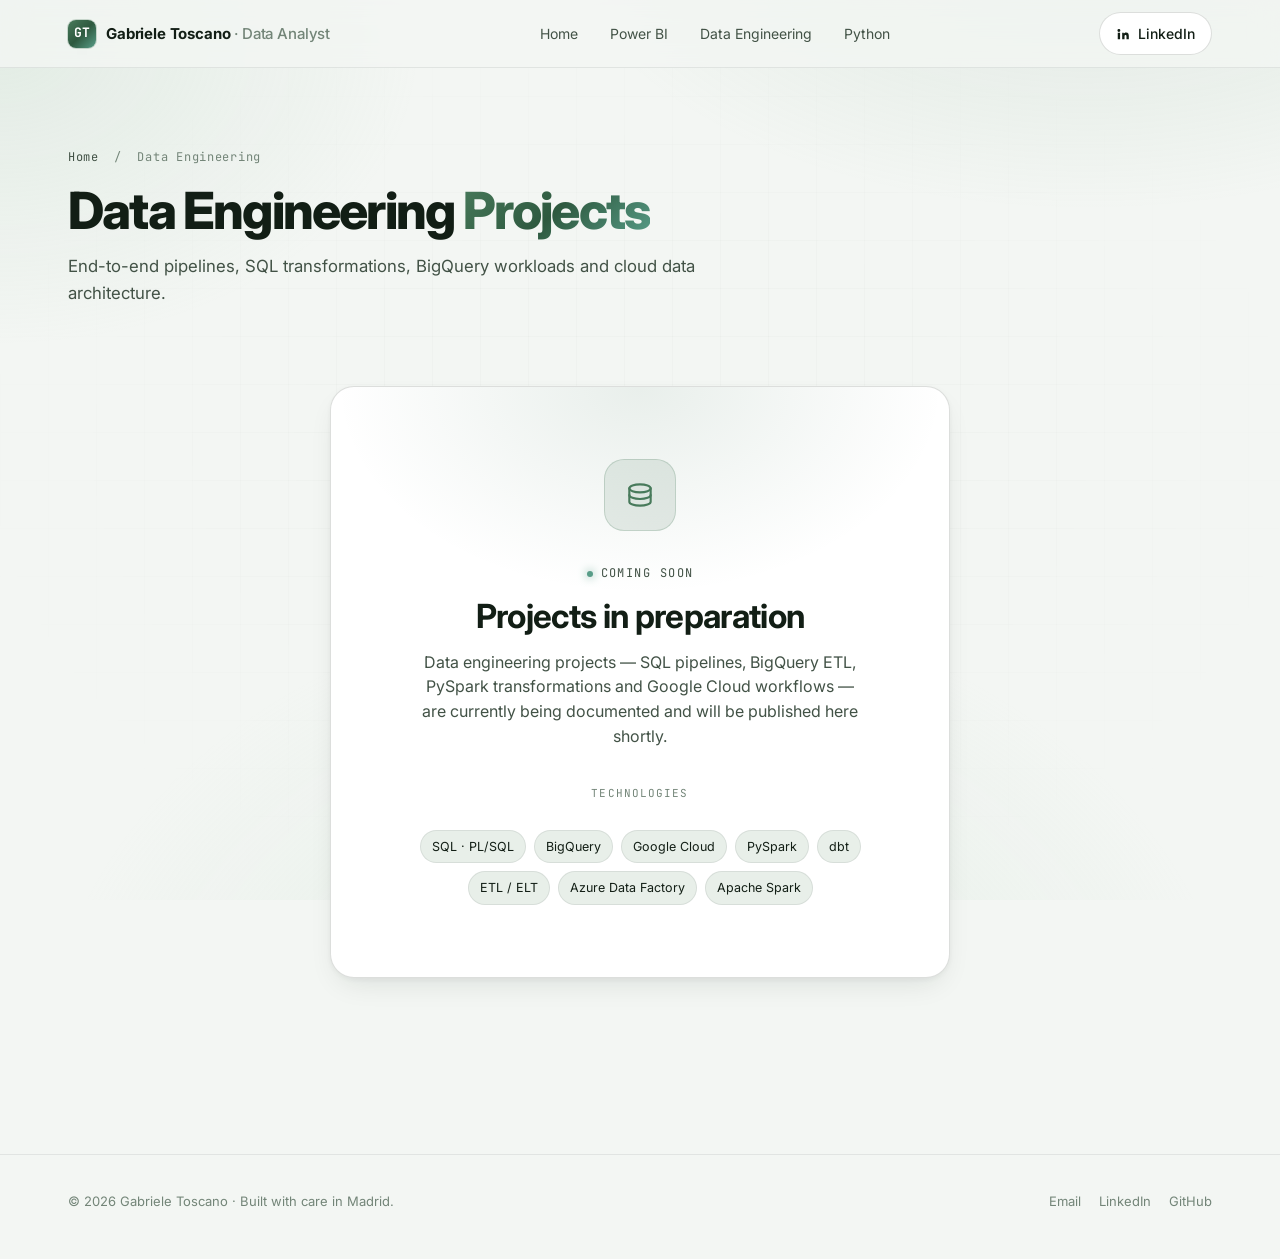
<file: data-engineering-projects/index.html>
<!doctype html>
<html lang="en">
<head>
<meta charset="utf-8" />
<meta name="viewport" content="width=device-width, initial-scale=1" />
<title>Data Engineering Projects — Gabriele Toscano</title>
<meta name="description" content="Data Engineering projects — SQL, BigQuery, PySpark and cloud pipelines." />
<link rel="stylesheet" href="../css/styles.css" />
</head>
<body>

<nav class="nav">
  <div class="nav-inner">
    <a class="brand" href="../home/" aria-label="Home">
      <span class="brand-mark">GT</span>
      <span class="brand-text">Gabriele Toscano <span>· Data Analyst</span></span>
    </a>
    <ul class="nav-links">
      <li><a data-nav="home" href="../home/">Home</a></li>
      <li><a data-nav="power-bi-projects" href="../power-bi-projects/">Power BI</a></li>
      <li><a data-nav="data-engineering-projects" href="../data-engineering-projects/">Data Engineering</a></li>
      <li><a data-nav="python-projects" href="../python-projects/">Python</a></li>
    </ul>
    <div class="nav-cta">
      <a class="btn btn-ghost" href="https://www.linkedin.com/in/gabriele-toscano-928188234/" target="_blank" rel="noopener" aria-label="LinkedIn">
        <svg viewBox="0 0 24 24" fill="currentColor"><path d="M4.98 3.5A2.5 2.5 0 1 1 4.97 8.5 2.5 2.5 0 0 1 4.98 3.5ZM3 9.75h4V21H3V9.75ZM9.5 9.75h3.83v1.54h.05c.53-1 1.84-2.06 3.79-2.06 4.05 0 4.8 2.66 4.8 6.13V21h-4v-4.7c0-1.12-.02-2.56-1.56-2.56-1.56 0-1.8 1.22-1.8 2.48V21h-4V9.75Z"/></svg>
        LinkedIn
      </a>
      <button class="nav-burger" aria-label="Menu">
        <svg width="18" height="14" viewBox="0 0 18 14" fill="none"><path d="M1 1h16M1 7h16M1 13h16" stroke="currentColor" stroke-width="2" stroke-linecap="round"/></svg>
      </button>
    </div>
    <ul class="nav-links-m">
      <li><a data-nav="home" href="../home/">Home</a></li>
      <li><a data-nav="power-bi-projects" href="../power-bi-projects/">Power BI Projects</a></li>
      <li><a data-nav="data-engineering-projects" href="../data-engineering-projects/">Data Engineering</a></li>
      <li><a data-nav="python-projects" href="../python-projects/">Python Projects</a></li>
    </ul>
  </div>
</nav>

<main>

  <section class="page-header">
    <div class="container">
      <div class="reveal">
        <div class="crumbs"><a href="../home/">Home</a> &nbsp;/&nbsp; Data Engineering</div>
        <h1>Data Engineering <span class="grad-text">Projects</span></h1>
        <p class="lead">End-to-end pipelines, SQL transformations, BigQuery workloads and cloud data architecture.</p>
      </div>
    </div>
  </section>

  <section style="padding-top: 0; padding-bottom: 96px;">
    <div class="container">
      <div class="coming-soon-wrap reveal">
        <div class="coming-soon-card">
          <div class="coming-soon-icon">
            <svg width="32" height="32" viewBox="0 0 24 24" fill="none" stroke="currentColor" stroke-width="1.6" stroke-linecap="round" stroke-linejoin="round">
              <path d="M4 7c0-1.66 3.58-3 8-3s8 1.34 8 3-3.58 3-8 3-8-1.34-8-3Z"/>
              <path d="M4 7v5c0 1.66 3.58 3 8 3s8-1.34 8-3V7"/>
              <path d="M4 12v5c0 1.66 3.58 3 8 3s8-1.34 8-3v-5"/>
            </svg>
          </div>
          <span class="eyebrow">Coming Soon</span>
          <h2 style="margin-top: 14px;">Projects in preparation</h2>
          <p style="margin-top: 14px;">Data engineering projects — SQL pipelines, BigQuery ETL, PySpark transformations and Google Cloud workflows — are currently being documented and will be published here shortly.</p>
          <div class="coming-soon-label" style="margin-top: 36px;">Technologies</div>
          <div class="chips">
            <span class="chip">SQL · PL/SQL</span>
            <span class="chip">BigQuery</span>
            <span class="chip">Google Cloud</span>
            <span class="chip">PySpark</span>
            <span class="chip">dbt</span>
            <span class="chip">ETL / ELT</span>
            <span class="chip">Azure Data Factory</span>
            <span class="chip">Apache Spark</span>
          </div>
        </div>
      </div>
    </div>
  </section>

</main>

<footer class="footer">
  <div class="container">
    <div>© 2026 Gabriele Toscano · Built with care in Madrid.</div>
    <div class="footer-links">
      <a href="mailto:gabrieleetoscano@outlook.it">Email</a>
      <a href="https://www.linkedin.com/in/gabriele-toscano-928188234/" target="_blank" rel="noopener">LinkedIn</a>
      <a href="https://github.com/gabrieleetoscano" target="_blank" rel="noopener">GitHub</a>
    </div>
  </div>
</footer>

<script src="../js/main.js"></script>
</body>
</html>
</file>
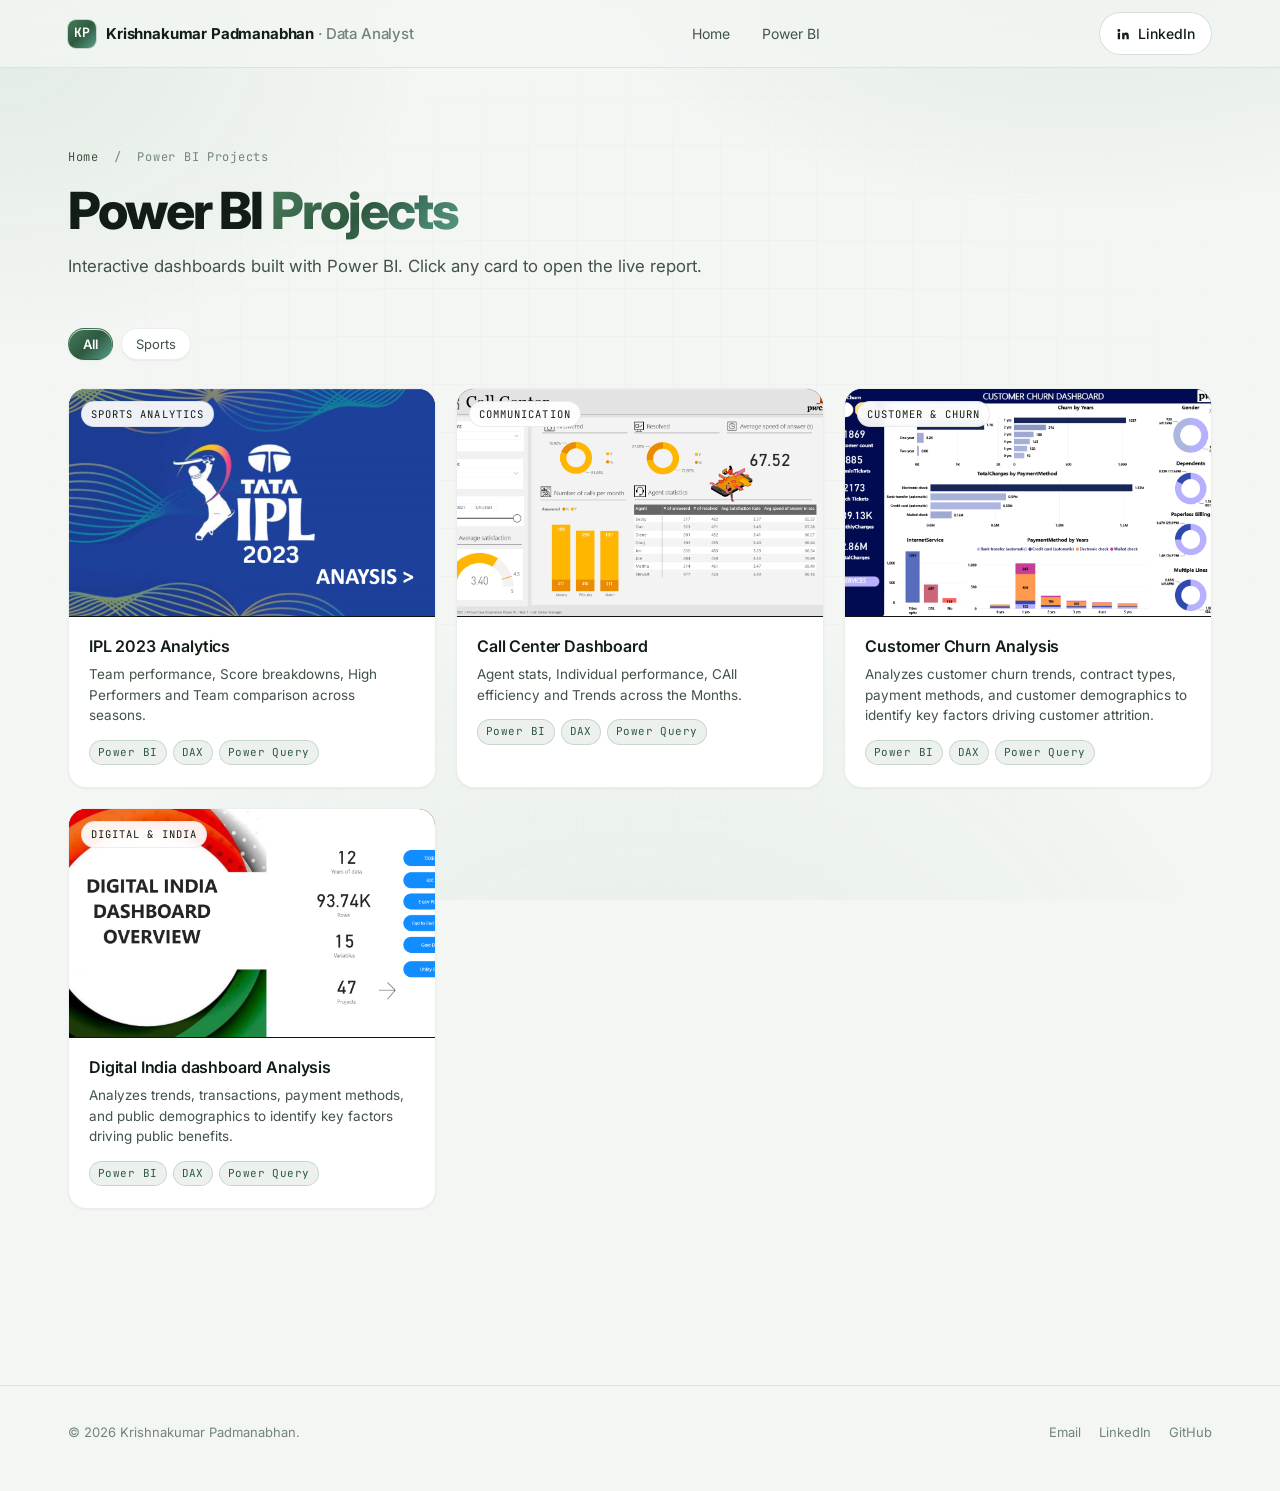
<file: power-bi-projects/index.html>
<!doctype html>
<html lang="en">
<head>
<meta charset="utf-8" />
<meta name="viewport" content="width=device-width, initial-scale=1" />
<title>Power BI Projects — Krishnakumar Padmanabhan </title>
<meta name="description" content="Selected Power BI dashboards and reports." />
<meta http-equiv="Cache-Control" content="no-cache, no-store, must-revalidate" />
<link rel="stylesheet" href="../css/styles.css" />
</head>
<body>

<nav class="nav">
  <div class="nav-inner">
    <a class="brand" href="../home/" aria-label="Home">
      <span class="brand-mark">KP</span>
      <span class="brand-text">Krishnakumar Padmanabhan <span>· Data Analyst</span></span>
    </a>
    <ul class="nav-links">
      <li><a data-nav="home" href="../home/">Home</a></li>
      <li><a data-nav="power-bi-projects" href="../power-bi-projects/">Power BI</a></li>
     <!-- <li><a data-nav="data-engineering-projects" href="../data-engineering-projects/">Data Engineering</a></li>
      <li><a data-nav="python-projects" href="../python-projects/">Python</a></li> -->
    </ul>
    <div class="nav-cta">
      <a class="btn btn-ghost" href="https://www.linkedin.com/in/krishnakumar-padmanabhan-84b07bb8/" target="_blank" rel="noopener" aria-label="LinkedIn">
        <svg viewBox="0 0 24 24" fill="currentColor"><path d="M4.98 3.5A2.5 2.5 0 1 1 4.97 8.5 2.5 2.5 0 0 1 4.98 3.5ZM3 9.75h4V21H3V9.75ZM9.5 9.75h3.83v1.54h.05c.53-1 1.84-2.06 3.79-2.06 4.05 0 4.8 2.66 4.8 6.13V21h-4v-4.7c0-1.12-.02-2.56-1.56-2.56-1.56 0-1.8 1.22-1.8 2.48V21h-4V9.75Z"/></svg>
        LinkedIn
      </a>
      <button class="nav-burger" aria-label="Menu">
        <svg width="18" height="14" viewBox="0 0 18 14" fill="none"><path d="M1 1h16M1 7h16M1 13h16" stroke="currentColor" stroke-width="2" stroke-linecap="round"/></svg>
      </button>
    </div>
    <ul class="nav-links-m">
      <li><a data-nav="home" href="../home/">Home</a></li>
      <li><a data-nav="power-bi-projects" href="../power-bi-projects/">Power BI Projects</a></li>
      <!-- <li><a data-nav="data-engineering-projects" href="../data-engineering-projects/">Data Engineering</a></li>
      <li><a data-nav="python-projects" href="../python-projects/">Python Projects</a></li> -->
    </ul>
  </div>
</nav>

<main>

  <section class="page-header">
    <div class="container">
      <div class="reveal">
        <div class="crumbs"><a href="../home/">Home</a> &nbsp;/&nbsp; Power BI Projects</div>
        <h1>Power BI <span class="grad-text">Projects</span></h1>
        <p class="lead">Interactive dashboards built with Power BI. Click any card to open the live report.</p>
      </div>
    </div>
  </section>

  <section style="padding-top: 16px">
    <div class="container">

      <div class="filters reveal">
        <button class="filter active" data-filter="all">All</button>
        <button class="filter" data-filter="sports">Sports</button>
       <!-- <button class="filter" data-filter="travel">Travel</button>
        <button class="filter" data-filter="retail">Retail</button>
        <button class="filter" data-filter="world-challenges">World Challenges</button> -->
      </div>

      <div class="projects-grid">

        
        <!-- IPL Dashboard 2026 -->
         <div class="project reveal" data-tags="sports"
          data-embed="https://app.powerbi.com/view?r=eyJrIjoiM2I2MjFiNDgtM2MzOS00NWNiLWE3N2ItYWU5ZjIxYzQzMWQ2IiwidCI6ImNmN2IwYmRiLWVjN2MtNDliMi1hZDk3LWZlZmZhODMwMzE3NCJ9">
          <div class="project-thumb">
            <span class="badge">Sports Analytics</span>
            <img src="../assets/images/IPL.png" alt="IPL 2023 Dashboard" style="width:100%;height:100%;object-fit:cover;display:block;" />
            <div class="open"><svg viewBox="0 0 24 24" fill="none" stroke="currentColor" stroke-width="2"><path d="M7 17 17 7M10 7h7v7" stroke-linecap="round" stroke-linejoin="round"/></svg></div>
          </div>
          <div class="project-body">
            <h3> IPL 2023 Analytics</h3>
            <p> Team performance, Score breakdowns, High Performers and Team comparison across seasons.</p>
            <div class="project-tags"><span>Power BI</span><span>DAX</span><span>Power Query</span></div>
          </div>
        </div>
        

        <!-- Call Center Solution - PWC -->
        
        <div class="project reveal d1" data-tags="Communication"
          data-embed="https://app.powerbi.com/view?r=eyJrIjoiOGJiODZjNDctNTlkNi00MWE4LTg4YTktNzUwYzA2ZWU4MDEzIiwidCI6ImNmN2IwYmRiLWVjN2MtNDliMi1hZDk3LWZlZmZhODMwMzE3NCJ9">
          <div class="project-thumb">
            <span class="badge">Communication</span>
            <img src="../assets/images/CC.png" alt="Call Center Dashboard" style="width:100%;height:100%;object-fit:cover;display:block;" />
            <div class="open"><svg viewBox="0 0 24 24" fill="none" stroke="currentColor" stroke-width="2"><path d="M7 17 17 7M10 7h7v7" stroke-linecap="round" stroke-linejoin="round"/></svg></div>
          </div>
          <div class="project-body">
            <h3>Call Center Dashboard</h3>
            <p>Agent stats, Individual performance, CAll efficiency and Trends across the Months.</p>
            <div class="project-tags"><span>Power BI</span><span>DAX</span><span>Power Query</span></div>
          </div>
        </div>
        

        <!-- Customer Churn -->
        
        <div class="project reveal d2" data-tags="Analytics"
          data-embed="https://app.powerbi.com/view?r=eyJrIjoiNTUzYzRkNjctYjAwYy00NGRjLWE0NzMtODZlM2I3NTlmM2VkIiwidCI6ImNmN2IwYmRiLWVjN2MtNDliMi1hZDk3LWZlZmZhODMwMzE3NCJ9">
          <div class="project-thumb">
            <span class="badge">Customer &amp; Churn </span>
            <img src="../assets/images/Churn.png" alt="Customer Churn Dashboard" style="width:100%;height:100%;object-fit:cover;display:block;" />
            <div class="open"><svg viewBox="0 0 24 24" fill="none" stroke="currentColor" stroke-width="2"><path d="M7 17 17 7M10 7h7v7" stroke-linecap="round" stroke-linejoin="round"/></svg></div>
          </div>
          <div class="project-body">
            <h3>Customer Churn Analysis</h3>
            <p>Analyzes customer churn trends, contract types, payment methods, and customer demographics to identify key factors driving customer attrition.</p>
            <div class="project-tags"><span>Power BI</span><span>DAX</span><span>Power Query</span></div>
          </div>
        </div>
        
        <!-- Digital India Dashboard -->
        
        <div class="project reveal d2" data-tags="Analytics"
          data-embed="https://app.powerbi.com/view?r=eyJrIjoiYjk4MjY2ODktMDRmZS00NGRjLWFiYzgtOGVhMDEzYjE3ZDljIiwidCI6ImNmN2IwYmRiLWVjN2MtNDliMi1hZDk3LWZlZmZhODMwMzE3NCJ9">
          <div class="project-thumb">
            <span class="badge">Digital &amp; India </span>
            <img src="../assets/images/Digital.png" alt="Digital India Dashboard" style="width:100%;height:100%;object-fit:cover;display:block;" />
            <div class="open"><svg viewBox="0 0 24 24" fill="none" stroke="currentColor" stroke-width="2"><path d="M7 17 17 7M10 7h7v7" stroke-linecap="round" stroke-linejoin="round"/></svg></div>
          </div>
          <div class="project-body">
            <h3>Digital India dashboard Analysis</h3>
            <p>Analyzes  trends, transactions, payment methods, and public demographics to identify key factors driving public benefits.</p>
            <div class="project-tags"><span>Power BI</span><span>DAX</span><span>Power Query</span></div>
          </div>
        </div>
        
        <!-- Onyx Data Challenge -->
        <!--
        <div class="project reveal d3" data-tags="world-challenges"
          data-embed="https://app.powerbi.com/view?r=eyJrIjoiYjU3ZjFmNTEtYzU1ZS00ZmNkLTliMzEtN2E1NjZhMzFiOWNlIiwidCI6IjM4NjI5MzVjLWE0MTctNGVlMi05NGIzLTgwMTRkYjM4ZjE4MiJ9&pageName=8aad483b0801c549b824">
          <div class="project-thumb">
            <span class="badge">World Challenges</span>
            <img src="../assets/images/preview-onyx.jpg" alt="Onyx Data Challenge June 2026" style="width:100%;height:100%;object-fit:cover;display:block;" />
            <div class="open"><svg viewBox="0 0 24 24" fill="none" stroke="currentColor" stroke-width="2"><path d="M7 17 17 7M10 7h7v7" stroke-linecap="round" stroke-linejoin="round"/></svg></div>
          </div>
          <div class="project-body">
            <h3>Onyx Data Challenge · June 2026</h3>
            <p>Financial data challenge entry — multi-dimensional analysis with KPI tracking and trend visualisation.</p>
            <div style="display:flex;gap:6px;flex-wrap:wrap;margin-bottom:10px;">
              <span style="display:inline-flex;align-items:center;gap:4px;font-size:11px;font-weight:600;padding:3px 8px;border-radius:20px;background:rgba(148,163,184,0.15);border:1px solid rgba(148,163,184,0.3);color:var(--text-2);">🥈 2nd Place</span>
              <span style="display:inline-flex;align-items:center;gap:4px;font-size:11px;font-weight:600;padding:3px 8px;border-radius:20px;background:rgba(245,158,11,0.12);border:1px solid rgba(245,158,11,0.3);color:#b45309;">🏆 Best Data Storytelling</span>
            </div>
            <div class="project-tags"><span>Power BI</span><span>DAX</span><span>Finance</span></div>
          </div>
        </div>
        -->

        <!-- Onyx Data Challenge July 2026 -->
        <!--
        <div class="project reveal d3" data-tags="world-challenges"
          data-embed="https://app.powerbi.com/view?r=eyJrIjoiODhiZDI4MWQtNzY4MC00NzM4LWFhMTItNWNhOGFiNGY1NWFiIiwidCI6IjM4NjI5MzVjLWE0MTctNGVlMi05NGIzLTgwMTRkYjM4ZjE4MiJ9">
          <div class="project-thumb">
            <span class="badge">World Challenges</span>
            <img src="../assets/images/preview-onyx-july.jpg" alt="Onyx Data Challenge July 2026" style="width:100%;height:100%;object-fit:cover;display:block;" />
            <div class="open"><svg viewBox="0 0 24 24" fill="none" stroke="currentColor" stroke-width="2"><path d="M7 17 17 7M10 7h7v7" stroke-linecap="round" stroke-linejoin="round"/></svg></div>
          </div>
          <div class="project-body">
            <h3>Onyx Data Challenge · July 2026</h3>
            <p>Generative AI Shift — workforce displacement analysis across the AI adoption era with KPI tracking.</p>
            <div class="project-tags"><span>Power BI</span><span>DAX</span><span>AI</span><span>World Challenges</span></div>
          </div>
        </div>
        -->

        <!-- NovaMarket -->
        <!--
        <div class="project reveal d3" data-tags="retail"
          data-embed="https://app.powerbi.com/view?r=eyJrIjoiYzJjMzljMjgtZTMzOS00OTAxLWE4MmUtZjBlYmY5NmZlZTMyIiwidCI6IjM4NjI5MzVjLWE0MTctNGVlMi05NGIzLTgwMTRkYjM4ZjE4MiJ9&pageName=22b1e7b50a3754b6a945">
          <div class="project-thumb">
            <span class="badge">Retail</span>
            <img src="../assets/images/preview-novamarket.jpg" alt="NovaMarket Dashboard" style="width:100%;height:100%;object-fit:cover;display:block;" />
            <div class="open"><svg viewBox="0 0 24 24" fill="none" stroke="currentColor" stroke-width="2"><path d="M7 17 17 7M10 7h7v7" stroke-linecap="round" stroke-linejoin="round"/></svg></div>
          </div>
          <div class="project-body">
            <h3>NovaMarket</h3>
            <p>Retail sales performance, product category breakdown, inventory and margin analysis.</p>
            <div class="project-tags"><span>Power BI</span><span>DAX</span><span>Power Query</span></div>
          </div>
        </div>
        -->

      </div>
    </div>
  </section>

</main>

<footer class="footer">
  <div class="container">
    <div>© 2026 Krishnakumar Padmanabhan.</div>
    <div class="footer-links">
      <a href="mailto:krishnakumarkk4595@gmail.com.it">Email</a>
      <a href="https://www.linkedin.com/in/krishnakumar-padmanabhan-84b07bb8/" target="_blank" rel="noopener">LinkedIn</a>
      <a href="https://github.com/Krishnakumar4595" target="_blank" rel="noopener">GitHub</a>
    </div>
  </div>
</footer>

<!-- Report view — in-page, below navbar -->
<div class="report-view" id="reportView" role="dialog" aria-modal="true" aria-label="Report viewer">
  <div class="report-view-wrap">
    <button class="report-view-close" id="reportClose" aria-label="Close report">&#x2715;</button>
    <iframe id="reportFrame" src="" frameborder="0" allowfullscreen="true" title="Power BI Report"></iframe>
  </div>
</div>

<script src="../js/main.js"></script>
<script>
  (function () {
    const view     = document.getElementById('reportView');
    const frame    = document.getElementById('reportFrame');
    const closeBtn = document.getElementById('reportClose');

    function openView(url) {
      frame.src = url;
      view.classList.add('open');
      document.body.style.overflow = 'hidden';
    }

    function closeView() {
      view.classList.remove('open');
      document.body.style.overflow = '';
      setTimeout(function () { frame.src = ''; }, 250);
    }

    document.querySelectorAll('.project[data-embed]').forEach(function (card) {
      card.addEventListener('click', function () {
        openView(card.dataset.embed);
      });
    });

    closeBtn.addEventListener('click', closeView);

    document.addEventListener('keydown', function (e) {
      if (e.key === 'Escape' && view.classList.contains('open')) closeView();
    });
  })();
</script>
</body>
</html>
</file>
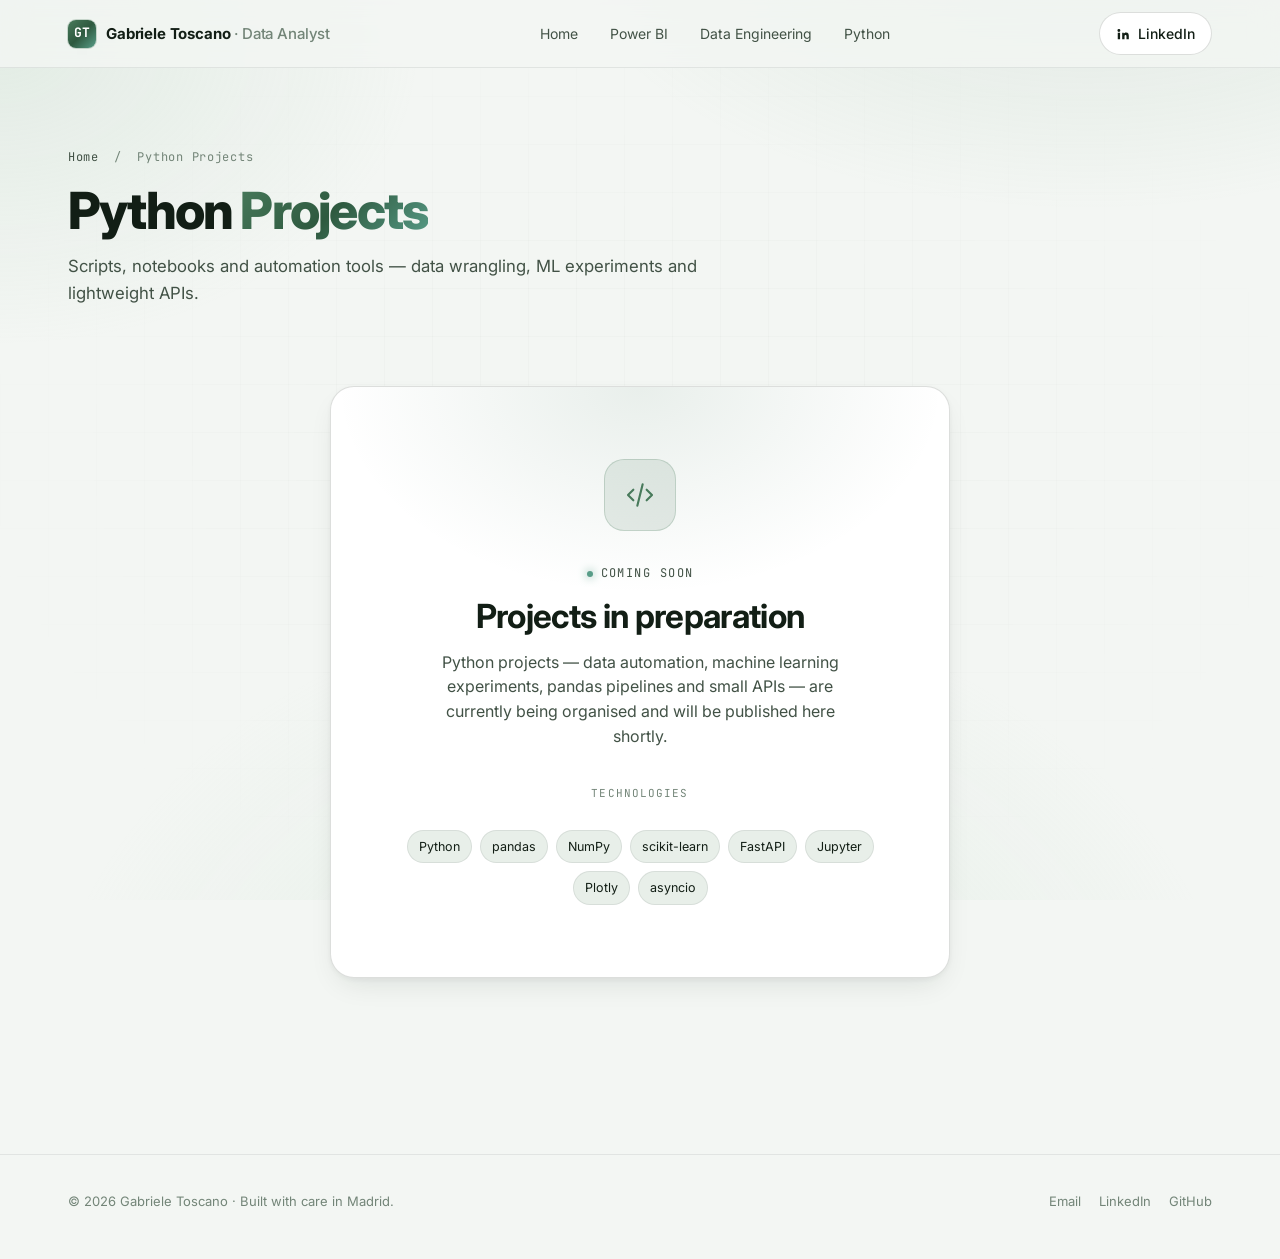
<file: python-projects/index.html>
<!doctype html>
<html lang="en">
<head>
<meta charset="utf-8" />
<meta name="viewport" content="width=device-width, initial-scale=1" />
<title>Python Projects — Gabriele Toscano</title>
<meta name="description" content="Python projects — data wrangling, automation, ML experiments and APIs." />
<link rel="stylesheet" href="../css/styles.css" />
</head>
<body>

<nav class="nav">
  <div class="nav-inner">
    <a class="brand" href="../home/" aria-label="Home">
      <span class="brand-mark">GT</span>
      <span class="brand-text">Gabriele Toscano <span>· Data Analyst</span></span>
    </a>
    <ul class="nav-links">
      <li><a data-nav="home" href="../home/">Home</a></li>
      <li><a data-nav="power-bi-projects" href="../power-bi-projects/">Power BI</a></li>
      <li><a data-nav="data-engineering-projects" href="../data-engineering-projects/">Data Engineering</a></li>
      <li><a data-nav="python-projects" href="../python-projects/">Python</a></li>
    </ul>
    <div class="nav-cta">
      <a class="btn btn-ghost" href="https://www.linkedin.com/in/gabriele-toscano-928188234/" target="_blank" rel="noopener" aria-label="LinkedIn">
        <svg viewBox="0 0 24 24" fill="currentColor"><path d="M4.98 3.5A2.5 2.5 0 1 1 4.97 8.5 2.5 2.5 0 0 1 4.98 3.5ZM3 9.75h4V21H3V9.75ZM9.5 9.75h3.83v1.54h.05c.53-1 1.84-2.06 3.79-2.06 4.05 0 4.8 2.66 4.8 6.13V21h-4v-4.7c0-1.12-.02-2.56-1.56-2.56-1.56 0-1.8 1.22-1.8 2.48V21h-4V9.75Z"/></svg>
        LinkedIn
      </a>
      <button class="nav-burger" aria-label="Menu">
        <svg width="18" height="14" viewBox="0 0 18 14" fill="none"><path d="M1 1h16M1 7h16M1 13h16" stroke="currentColor" stroke-width="2" stroke-linecap="round"/></svg>
      </button>
    </div>
    <ul class="nav-links-m">
      <li><a data-nav="home" href="../home/">Home</a></li>
      <li><a data-nav="power-bi-projects" href="../power-bi-projects/">Power BI Projects</a></li>
      <li><a data-nav="data-engineering-projects" href="../data-engineering-projects/">Data Engineering</a></li>
      <li><a data-nav="python-projects" href="../python-projects/">Python Projects</a></li>
    </ul>
  </div>
</nav>

<main>

  <section class="page-header">
    <div class="container">
      <div class="reveal">
        <div class="crumbs"><a href="../home/">Home</a> &nbsp;/&nbsp; Python Projects</div>
        <h1>Python <span class="grad-text">Projects</span></h1>
        <p class="lead">Scripts, notebooks and automation tools — data wrangling, ML experiments and lightweight APIs.</p>
      </div>
    </div>
  </section>

  <section style="padding-top: 0; padding-bottom: 96px;">
    <div class="container">
      <div class="coming-soon-wrap reveal">
        <div class="coming-soon-card">
          <div class="coming-soon-icon">
            <svg width="32" height="32" viewBox="0 0 24 24" fill="none" stroke="currentColor" stroke-width="1.6" stroke-linecap="round" stroke-linejoin="round">
              <path d="M7 8l-4 4 4 4M17 8l4 4-4 4M14 4l-4 16"/>
            </svg>
          </div>
          <span class="eyebrow">Coming Soon</span>
          <h2 style="margin-top: 14px;">Projects in preparation</h2>
          <p style="margin-top: 14px;">Python projects — data automation, machine learning experiments, pandas pipelines and small APIs — are currently being organised and will be published here shortly.</p>
          <div class="coming-soon-label" style="margin-top: 36px;">Technologies</div>
          <div class="chips">
            <span class="chip">Python</span>
            <span class="chip">pandas</span>
            <span class="chip">NumPy</span>
            <span class="chip">scikit-learn</span>
            <span class="chip">FastAPI</span>
            <span class="chip">Jupyter</span>
            <span class="chip">Plotly</span>
            <span class="chip">asyncio</span>
          </div>
        </div>
      </div>
    </div>
  </section>

</main>

<footer class="footer">
  <div class="container">
    <div>© 2026 Gabriele Toscano · Built with care in Madrid.</div>
    <div class="footer-links">
      <a href="mailto:gabrieleetoscano@outlook.it">Email</a>
      <a href="https://www.linkedin.com/in/gabriele-toscano-928188234/" target="_blank" rel="noopener">LinkedIn</a>
      <a href="https://github.com/gabrieleetoscano" target="_blank" rel="noopener">GitHub</a>
    </div>
  </div>
</footer>

<script src="../js/main.js"></script>
</body>
</html>
</file>
<file: css/styles.css>
/* =========================================================
   Krishnakumar Padmanabhan — Portfolio
   Premium tech / SaaS aesthetic — Light Sage Green Theme
   ========================================================= */

@import url('https://fonts.googleapis.com/css2?family=Inter:wght@400;500;600;700;800&family=JetBrains+Mono:wght@400;500&display=swap');

/* ---------- Tokens ---------- */
:root {
  /* Surfaces — light sage green base */
  --bg: #F3F6F3;
  --bg-elev: #FFFFFF;
  --surface: #FFFFFF;
  --surface-2: #E8EFE9;
  --border: rgba(20, 35, 25, 0.08);
  --border-strong: rgba(20, 35, 25, 0.15);

  /* Text — deep forest charcoal */
  --text: #121E15;
  --text-dim: #425246;
  --text-mute: #738578;

  /* Accents — Sage Green, Moss, & Eucalyptus */
  --accent: #487A5B;            /* classic sage green */
  --accent-2: #2E593F;          /* deep forest moss */
  --accent-3: #589D88;          /* eucalyptus green */
  --accent-glow: rgba(72, 122, 91, 0.35);

  /* Gradients */
  --grad-brand: linear-gradient(135deg, #487A5B 0%, #2E593F 50%, #589D88 100%);
  --grad-brand-soft: linear-gradient(135deg, rgba(72, 122, 91, 0.10), rgba(46, 89, 63, 0.08) 50%, rgba(88, 157, 136, 0.10));

  /* Radii / Shadows */
  --r-sm: 8px;
  --r-md: 12px;
  --r-lg: 18px;
  --r-xl: 24px;
  --shadow-1: 0 1px 0 rgba(255,255,255,0.8) inset, 0 1px 2px rgba(18, 30, 21, 0.05);
  --shadow-2: 0 12px 30px -10px rgba(18, 30, 21, 0.12), 0 2px 6px rgba(18, 30, 21, 0.05);
  --shadow-glow: 0 0 0 1px rgba(72, 122, 91, 0.25), 0 14px 40px -12px rgba(72, 122, 91, 0.35);

  /* Layout */
  --nav-h: 68px;
  --container: 1200px;
}

/* ---------- Reset ---------- */
*, *::before, *::after { box-sizing: border-box; }
html, body { margin: 0; padding: 0; }
html { scroll-behavior: smooth; }
body {
  font-family: 'Inter', system-ui, -apple-system, sans-serif;
  background: var(--bg);
  color: var(--text);
  font-size: 16px;
  line-height: 1.55;
  -webkit-font-smoothing: antialiased;
  text-rendering: optimizeLegibility;
  overflow-x: hidden;
}
a { color: inherit; text-decoration: none; }
img, svg { display: block; max-width: 100%; }
button { font-family: inherit; cursor: pointer; border: 0; background: none; color: inherit; }

/* ---------- Background atmosphere ---------- */
body::before {
  content: "";
  position: fixed;
  inset: 0;
  background:
    radial-gradient(900px 500px at 85% -10%, rgba(138, 178, 150, 0.20), transparent 60%),
    radial-gradient(700px 500px at 0% 5%, rgba(180, 208, 188, 0.25), transparent 60%),
    radial-gradient(1000px 800px at 50% 120%, rgba(212, 230, 217, 0.45), transparent 60%);
  pointer-events: none;
  z-index: 0;
}
body::after {
  content: "";
  position: fixed;
  inset: 0;
  background-image:
    linear-gradient(rgba(20, 35, 25, 0.035) 1px, transparent 1px),
    linear-gradient(90deg, rgba(20, 35, 25, 0.035) 1px, transparent 1px);
  background-size: 48px 48px;
  -webkit-mask-image: radial-gradient(ellipse at center, #000 30%, transparent 80%);
          mask-image: radial-gradient(ellipse at center, #000 30%, transparent 80%);
  opacity: 0.5;
  pointer-events: none;
  z-index: 0;
}
main, nav, footer { position: relative; z-index: 1; }

/* ---------- Typography ---------- */
h1, h2, h3, h4 { font-weight: 700; letter-spacing: -0.02em; line-height: 1.15; margin: 0; }
h1 { font-size: clamp(2.4rem, 5vw, 4.25rem); letter-spacing: -0.035em; font-weight: 800; }
h2 { font-size: clamp(1.6rem, 2.6vw, 2.4rem); }
h3 { font-size: 1.2rem; font-weight: 600; letter-spacing: -0.01em; }
p { margin: 0; color: var(--text-dim); }

.mono { font-family: 'JetBrains Mono', ui-monospace, monospace; }
.eyebrow {
  display: inline-flex; align-items: center; gap: 8px;
  font-family: 'JetBrains Mono', monospace;
  font-size: 12px; letter-spacing: 0.12em; text-transform: uppercase;
  color: var(--text-dim);
}
.eyebrow::before {
  content: ""; width: 6px; height: 6px; border-radius: 50%;
  background: var(--accent-3); box-shadow: 0 0 10px var(--accent-3);
}

.grad-text {
  background: var(--grad-brand);
  -webkit-background-clip: text;
  background-clip: text;
  color: transparent;
}

/* ---------- Layout ---------- */
.container {
  max-width: var(--container);
  margin: 0 auto;
  padding: 0 28px;
}
section { padding: 96px 0; }
section + section { padding-top: 40px; }

/* ---------- Navbar ---------- */
.nav {
  position: sticky;
  top: 0;
  z-index: 50;
  height: var(--nav-h);
  backdrop-filter: saturate(160%) blur(14px);
  -webkit-backdrop-filter: saturate(160%) blur(14px);
  background: rgba(243, 246, 243, 0.82);
  border-bottom: 1px solid var(--border);
}
.nav-inner {
  max-width: var(--container);
  margin: 0 auto;
  padding: 0 28px;
  height: 100%;
  display: flex;
  align-items: center;
  justify-content: space-between;
  gap: 24px;
}
.brand {
  display: flex; align-items: center; gap: 10px;
  font-weight: 700; letter-spacing: -0.01em;
}
.brand-mark {
  width: 28px; height: 28px;
  border-radius: 8px;
  background: var(--grad-brand);
  display: grid; place-items: center;
  font-family: 'JetBrains Mono', monospace;
  font-weight: 700; font-size: 13px;
  color: #FFFFFF;
  box-shadow: var(--shadow-glow);
}
.brand-text { font-size: 15px; white-space: nowrap; }
.brand-text span { color: var(--text-mute); font-weight: 500; }

.nav-links {
  display: flex; align-items: center; gap: 4px;
  list-style: none; margin: 0; padding: 0;
}
.nav-links a {
  padding: 8px 14px;
  font-size: 14px;
  color: var(--text-dim);
  border-radius: 999px;
  white-space: nowrap;
  transition: color .2s, background .2s;
}
.nav-links a:hover { color: var(--text); background: rgba(20,35,25,0.05); }
.nav-links a.active {
  color: var(--text);
  background: #FFFFFF;
  box-shadow: inset 0 0 0 1px var(--border-strong), 0 1px 2px rgba(20,35,25,0.05);
}

.nav-cta {
  display: flex; align-items: center; gap: 10px;
}
.btn {
  display: inline-flex; align-items: center; gap: 8px;
  padding: 10px 16px;
  border-radius: 999px;
  font-size: 14px; font-weight: 500;
  white-space: nowrap;
  transition: transform .15s ease, background .2s, box-shadow .2s, border-color .2s;
}
.btn:hover { transform: translateY(-1px); }
.btn-ghost {
  color: var(--text);
  border: 1px solid var(--border-strong);
  background: #FFFFFF;
}
.btn-ghost:hover { border-color: rgba(20,35,25,0.25); background: #FFFFFF; box-shadow: var(--shadow-1); }
.btn-primary {
  color: #FFFFFF;
  background: var(--grad-brand);
  font-weight: 600;
  box-shadow: 0 8px 24px -8px var(--accent-glow);
}
.btn-primary:hover { box-shadow: 0 12px 32px -8px var(--accent-glow); }
.btn svg { width: 14px; height: 14px; }

.nav-burger { display: none; }
.nav-links-m { display: none; }

/* ---------- Hero ---------- */
.hero { padding-top: 120px; padding-bottom: 120px; }
.hero-grid {
  display: grid;
  grid-template-columns: 1.4fr 1fr;
  gap: 72px;
  align-items: center;
}
.hero-eyebrow-status {
  display: inline-flex; align-items: center; gap: 10px;
  padding: 6px 12px 6px 8px;
  border: 1px solid var(--border-strong);
  border-radius: 999px;
  background: #FFFFFF;
  font-size: 12px; color: var(--text-dim);
  margin-bottom: 28px;
  box-shadow: var(--shadow-1);
}
.status-dot {
  width: 8px; height: 8px; border-radius: 50%;
  background: #2E7D32;
  box-shadow: 0 0 0 3px rgba(46, 125, 50, 0.18);
  animation: pulse 2.4s infinite;
}
@keyframes pulse {
  0%,100% { box-shadow: 0 0 0 3px rgba(46,125,50,0.18); }
  50%     { box-shadow: 0 0 0 6px rgba(46,125,50,0.04); }
}
.hero h1 span.line { display: block; }
.hero p.lead {
  margin-top: 24px;
  font-size: 1.125rem;
  color: var(--text-dim);
  max-width: 58ch;
  line-height: 1.6;
}
.hero-ctas { margin-top: 36px; display: flex; gap: 12px; flex-wrap: wrap; }
.hero-meta {
  margin-top: 48px;
  display: flex; gap: 40px; flex-wrap: wrap;
}
.hero-meta div { display: flex; flex-direction: column; gap: 4px; }
.hero-meta .k { font-family: 'JetBrains Mono', monospace; font-size: 11px; letter-spacing: .12em; text-transform: uppercase; color: var(--text-mute); }
.hero-meta .v { font-size: 14px; color: var(--text); font-weight: 500; }

/* Hero portrait */
.hero-portrait {
  position: relative;
  aspect-ratio: 4/5;
  max-width: 440px;
  margin-left: auto;
  border-radius: var(--r-xl);
  overflow: visible;
}
.hero-portrait img {
  width: 100%;
  height: 100%;
  object-fit: cover;
  border-radius: var(--r-xl);
  border: 1px solid var(--border-strong);
  box-shadow: var(--shadow-2);
  background:
    radial-gradient(120% 100% at 50% 0%, rgba(72,122,91,0.14), transparent 60%),
    linear-gradient(180deg, #E2ECE4 0%, #D3E0D6 100%);
}
.hero-portrait::before {
  content: "";
  position: absolute;
  inset: -14px;
  border-radius: calc(var(--r-xl) + 14px);
  background: var(--grad-brand);
  filter: blur(40px);
  opacity: 0.22;
  z-index: -1;
}
.hero-portrait-badge,
.hero-portrait-chip {
  position: absolute;
  padding: 10px 14px;
  border-radius: 12px;
  background: rgba(255,255,255,0.95);
  backdrop-filter: blur(10px);
  border: 1px solid var(--border-strong);
  box-shadow: var(--shadow-2);
  font-size: 12px;
  color: var(--text);
  display: flex; align-items: center; gap: 10px;
  font-weight: 500;
}
.hero-portrait-badge { top: 18px; left: -22px; animation: floaty 5s ease-in-out infinite; }
.hero-portrait-chip  { bottom: 24px; right: -26px; animation: floaty 6s ease-in-out infinite reverse; }
.hero-portrait-chip .spark { width: 28px; height: 16px; }

.hero-viz {
  position: relative;
  aspect-ratio: 4/5;
  max-width: 440px;
  margin-left: auto;
}
.viz-card {
  position: absolute; inset: 0;
  border-radius: var(--r-lg);
  background: linear-gradient(180deg, #FFFFFF 0%, #F6FAF7 100%);
  border: 1px solid var(--border-strong);
  box-shadow: var(--shadow-2);
  overflow: hidden;
  padding: 20px;
  display: flex; flex-direction: column; gap: 16px;
}
.viz-card::before {
  content: ""; position: absolute; inset: -1px;
  border-radius: var(--r-lg);
  padding: 1px;
  background: linear-gradient(180deg, rgba(72,122,91,0.35), transparent 40%);
  -webkit-mask: linear-gradient(#000 0 0) content-box, linear-gradient(#000 0 0);
  -webkit-mask-composite: xor; mask-composite: exclude;
  pointer-events: none;
}
.viz-head { display: flex; align-items: center; justify-content: space-between; }
.viz-title { font-size: 13px; color: var(--text-dim); font-family: 'JetBrains Mono', monospace; }
.viz-dots { display: flex; gap: 6px; }
.viz-dots i { width: 9px; height: 9px; border-radius: 50%; background: #C9D6CC; display: block; }

.viz-kpis { display: grid; grid-template-columns: repeat(2, 1fr); gap: 10px; }
.kpi {
  padding: 12px;
  background: var(--surface-2);
  border: 1px solid var(--border);
  border-radius: var(--r-md);
}
.kpi .lbl { font-size: 10.5px; letter-spacing: .1em; text-transform: uppercase; color: var(--text-mute); }
.kpi .val { font-size: 22px; font-weight: 700; letter-spacing: -0.02em; margin-top: 4px; }
.kpi .delta { font-size: 11px; color: #2E7D32; margin-top: 2px; font-family: 'JetBrains Mono', monospace; }
.kpi .delta.neg { color: #D32F2F; }

.viz-chart {
  flex: 1;
  border-radius: var(--r-md);
  border: 1px solid var(--border);
  background: var(--surface-2);
  position: relative; padding: 14px;
  overflow: hidden;
}
.viz-chart svg { width: 100%; height: 100%; }
.viz-chart .grid-line { stroke: rgba(20,35,25,0.06); }

.viz-float {
  position: absolute;
  padding: 10px 14px;
  border-radius: 12px;
  background: rgba(255,255,255,0.95);
  backdrop-filter: blur(10px);
  border: 1px solid var(--border-strong);
  box-shadow: var(--shadow-2);
  font-size: 12px;
  color: var(--text);
  display: flex; align-items: center; gap: 10px;
}
.viz-float-1 { top: -14px; left: -22px; animation: floaty 5s ease-in-out infinite; }
.viz-float-2 { bottom: 30px; right: -28px; animation: floaty 6s ease-in-out infinite reverse; }
@keyframes floaty {
  0%,100% { transform: translateY(0); }
  50%     { transform: translateY(-6px); }
}
.viz-float .spark {
  width: 28px; height: 16px;
}

/* ---------- Section header ---------- */
.section-head {
  display: flex; align-items: end; justify-content: space-between;
  gap: 24px;
  margin-bottom: 40px;
}
.section-head .title h2 { margin-top: 8px; }
.section-head .title p { margin-top: 10px; max-width: 52ch; }
.section-head .meta { color: var(--text-mute); font-family: 'JetBrains Mono', monospace; font-size: 12px; }

/* ---------- Timeline ---------- */
.timeline {
  position: relative;
  padding-left: 28px;
}
.timeline::before {
  content: ""; position: absolute; left: 8px; top: 6px; bottom: 6px;
  width: 1px; background: linear-gradient(180deg, var(--border-strong), transparent);
}
.tl-item { position: relative; padding: 20px 0 24px; }
.tl-item + .tl-item { border-top: 1px dashed var(--border); }
.tl-item::before {
  content: ""; position: absolute; left: -26px; top: 28px;
  width: 13px; height: 13px; border-radius: 50%;
  background: var(--bg);
  border: 2px solid var(--accent);
  box-shadow: 0 0 0 4px rgba(72,122,91,0.15);
}
.tl-row {
  display: grid;
  grid-template-columns: 56px 1fr auto;
  gap: 18px;
  align-items: start;
}
.tl-logo {
  width: 56px; height: 56px;
  border-radius: 14px;
  display: grid; place-items: center;
  background: var(--surface);
  border: 1px solid var(--border-strong);
  font-weight: 700;
  letter-spacing: -0.01em;
  box-shadow: var(--shadow-1);
  overflow: hidden;
  position: relative;
}
.tl-logo .mono-mark {
  font-family: 'JetBrains Mono', monospace;
  font-size: 18px;
  background: var(--grad-brand);
  -webkit-background-clip: text; background-clip: text;
  color: transparent;
}
.tl-body h3 { font-size: 1.05rem; }
.tl-body .sub { color: var(--text-dim); font-size: 14px; margin-top: 2px; }
.tl-body ul {
  margin: 12px 0 0; padding: 0; list-style: none;
  display: flex; flex-direction: column; gap: 6px;
}
.tl-body ul li {
  font-size: 14px; color: var(--text-dim);
  padding-left: 18px; position: relative;
}
.tl-body ul li::before {
  content: ""; position: absolute; left: 0; top: 9px;
  width: 6px; height: 1px; background: var(--text-mute);
}
.tl-period {
  font-family: 'JetBrains Mono', monospace;
  font-size: 12px; color: var(--text-mute);
  padding: 4px 10px;
  border: 1px solid var(--border);
  border-radius: 999px;
  white-space: nowrap;
}

/* ---------- Two column grid for education + certs ---------- */
.grid-2 {
  display: grid; grid-template-columns: repeat(2, 1fr); gap: 56px;
}

/* ---------- Certifications ---------- */
.cert-grid {
  display: grid;
  grid-template-columns: repeat(auto-fill, minmax(240px, 1fr));
  gap: 14px;
}
.cert {
  display: flex; align-items: center; gap: 14px;
  padding: 14px;
  background: var(--surface);
  border: 1px solid var(--border);
  border-radius: var(--r-md);
  transition: border-color .2s, transform .2s, background .2s;
}
.cert:hover { border-color: var(--border-strong); transform: translateY(-2px); background: var(--surface-2); }
.cert-logo {
  flex: 0 0 auto;
  width: 42px; height: 42px;
  border-radius: 10px;
  display: grid; place-items: center;
  font-family: 'JetBrains Mono', monospace;
  font-weight: 700; font-size: 12px;
  background: var(--surface-2);
  border: 1px solid var(--border-strong);
  color: var(--text);
}
.cert-body h4 { font-size: 13.5px; font-weight: 600; margin: 0; letter-spacing: -0.005em; }
.cert-body p { font-size: 11.5px; color: var(--text-mute); margin-top: 2px; font-family: 'JetBrains Mono', monospace; }

/* Image-based logo containers */
.tl-logo-img {
  position: relative;
  overflow: hidden;
  background: var(--surface);
}
.tl-logo-img img {
  position: absolute; inset: 0;
  width: 100%; height: 100%;
  object-fit: cover;
  border-radius: 14px;
}
.tl-fallback {
  font-family: 'JetBrains Mono', monospace;
  font-size: 14px;
  font-weight: 700;
  background: var(--grad-brand);
  -webkit-background-clip: text; background-clip: text;
  color: transparent;
}
.tl-logo-img img + .tl-fallback { display: none; }

.cert-logo-img {
  position: relative;
  overflow: hidden;
  background: var(--surface-2);
}
.cert-logo-img img {
  position: absolute; inset: 0;
  width: 100%; height: 100%;
  object-fit: contain;
  padding: 4px;
}

/* Languages row */
.lang-row { margin-top: 28px; }
.lang-chips {
  display: flex; flex-wrap: wrap; gap: 10px;
  margin-top: 14px;
}
.lang-chip {
  display: flex; align-items: center; gap: 10px;
  padding: 10px 16px;
  background: var(--surface);
  border: 1px solid var(--border);
  border-radius: var(--r-md);
  transition: border-color .2s, transform .2s;
}
.lang-chip:hover { border-color: var(--border-strong); transform: translateY(-1px); }
.lang-name { font-size: 14px; font-weight: 600; color: var(--text); }
.lang-level {
  font-family: 'JetBrains Mono', monospace;
  font-size: 11px; letter-spacing: .08em;
  padding: 3px 8px; border-radius: 999px;
  font-weight: 600;
}
.lang-level.native   { background: rgba(46,125,50,0.12); color: #2E7D32; border: 1px solid rgba(46,125,50,0.25); }
.lang-level.bilingual{ background: rgba(72,122,91,0.12); color: #355D45; border: 1px solid rgba(72,122,91,0.25); }
.lang-level.c1        { background: rgba(46,89,63,0.12); color: #2E593F; border: 1px solid rgba(46,89,63,0.25); }
.lang-level.b1        { background: rgba(88,157,136,0.12); color: #3C7061; border: 1px solid rgba(88,157,136,0.25); }
.lang-level.b2        { background: rgba(88,157,136,0.12); color: #3C7061; border: 1px solid rgba(88,157,136,0.25); }

/* Brand color tiles */
.bg-ms      { background: linear-gradient(180deg, #2a2a2a, #111); color: #fff; border-color: transparent; }
.bg-ayesa   { background: linear-gradient(180deg, #1f432c, #0e2417); color: #fff; border-color: transparent; }
.bg-tr      { background: linear-gradient(180deg, #2e593f, #1a3827); color: #fff; border-color: transparent; }
.bg-minor   { background: linear-gradient(180deg, #1f2d23, #0d1710); color: #fff; border-color: transparent; }
.bg-ue      { background: linear-gradient(180deg, #c05621, #923a0e); color: #fff; border-color: transparent; }
.bg-ucm     { background: linear-gradient(180deg, #592e2e, #381a1a); color: #fff; border-color: transparent; }
.bg-bandini { background: linear-gradient(180deg, #274b3d, #12281f); color: #fff; border-color: transparent; }
.bg-oracle  { background: linear-gradient(180deg, #9e3d2d, #6e251a); color: #fff; border-color: transparent; }
.bg-pmi     { background: linear-gradient(180deg, #4d3826, #2d1f13); color: #fff; border-color: transparent; }
.bg-openedg { background: linear-gradient(180deg, #2d5a32, #18381c); color: #fff; border-color: transparent; }
.bg-mos     { background: linear-gradient(180deg, #234d23, #112b11); color: #fff; border-color: transparent; }

/* ---------- Skills ---------- */
.skill-groups {
  display: grid; grid-template-columns: repeat(3, 1fr); gap: 20px;
}
.skill-card {
  padding: 24px;
  border-radius: var(--r-lg);
  background: #FFFFFF;
  border: 1px solid var(--border);
  box-shadow: var(--shadow-1);
  transition: border-color .2s, transform .2s, box-shadow .2s;
}
.skill-card:hover { border-color: var(--border-strong); transform: translateY(-2px); box-shadow: var(--shadow-2); }
.skill-card h3 {
  display: flex; align-items: center; gap: 10px;
  font-size: 14px; color: var(--text-dim); font-weight: 500;
  font-family: 'JetBrains Mono', monospace; letter-spacing: .08em; text-transform: uppercase;
}
.skill-card h3 .ic { width: 18px; height: 18px; color: var(--accent); }
.chips { display: flex; flex-wrap: wrap; gap: 8px; margin-top: 16px; }
.chip {
  font-size: 12.5px; padding: 6px 11px;
  border-radius: 999px;
  background: var(--surface-2);
  border: 1px solid var(--border);
  color: var(--text);
}

/* ---------- Project cards ---------- */
.projects-grid {
  display: grid;
  grid-template-columns: repeat(auto-fill, minmax(340px, 1fr));
  gap: 20px;
}
.project {
  position: relative;
  display: flex; flex-direction: column;
  border-radius: var(--r-lg);
  background: var(--surface);
  border: 1px solid var(--border);
  box-shadow: var(--shadow-1);
  overflow: hidden;
  transition: transform .3s ease, border-color .3s ease, box-shadow .3s ease;
}
.project:hover {
  transform: translateY(-4px);
  border-color: var(--border-strong);
  box-shadow: var(--shadow-2);
}
.project-thumb {
  aspect-ratio: 16/10;
  position: relative;
  overflow: hidden;
  background: #0F1712;
  border-bottom: 1px solid var(--border);
}
.project-thumb .ph {
  position: absolute; inset: 0;
  display: grid; place-items: center;
  padding: 18px;
}
.project-thumb .badge {
  position: absolute; top: 12px; left: 12px;
  font-family: 'JetBrains Mono', monospace;
  font-size: 10.5px; letter-spacing: .1em; text-transform: uppercase;
  padding: 4px 9px;
  background: rgba(255, 255, 255, 0.92);
  border: 1px solid rgba(20,35,25,0.08);
  border-radius: 999px;
  backdrop-filter: blur(8px);
  color: var(--text);
}
.project-thumb .open {
  position: absolute; bottom: 12px; right: 12px;
  width: 36px; height: 36px; border-radius: 50%;
  background: rgba(255, 255, 255, 0.95);
  backdrop-filter: blur(8px);
  border: 1px solid rgba(20,35,25,0.08);
  display: grid; place-items: center;
  opacity: 0;
  transform: translateY(6px);
  transition: opacity .25s, transform .25s;
}
.project:hover .open { opacity: 1; transform: translateY(0); }
.project-thumb .open svg { width: 16px; height: 16px; color: var(--text); }

.project-body { padding: 20px 20px 22px; }
.project-body h3 { font-size: 16px; }
.project-body p { margin-top: 8px; font-size: 13.5px; color: var(--text-dim); }
.project-tags { display: flex; gap: 6px; flex-wrap: wrap; margin-top: 14px; }
.project-tags span {
  font-size: 11px; padding: 3px 8px; border-radius: 999px;
  background: rgba(72,122,91,0.10);
  color: #2E593F;
  border: 1px solid rgba(72,122,91,0.22);
  font-family: 'JetBrains Mono', monospace; letter-spacing: .04em;
}

/* Project thumb variants — generated BI-style visuals (dark canvas for contrast) */
.pthumb {
  width: 100%; height: 100%;
  position: relative;
  display: flex; flex-direction: column;
  padding: 18px;
  gap: 10px;
  color: #E2ECE4;
}
.pthumb .row { display: flex; gap: 8px; }
.pthumb .cell {
  flex: 1;
  border-radius: 6px;
  background: rgba(255,255,255,0.04);
  border: 1px solid rgba(255,255,255,0.06);
  padding: 8px;
  min-height: 36px;
}
.pthumb .cell.tall { min-height: 90px; }
.pthumb .cell .kpi-num { font-weight: 800; font-size: 18px; letter-spacing: -0.02em; color: #FFFFFF; }
.pthumb .cell .kpi-lbl { font-size: 9px; color: rgba(226,236,228,0.6); font-family: 'JetBrains Mono', monospace; letter-spacing: .1em; text-transform: uppercase; }
.pthumb .cell svg { width: 100%; height: 100%; }

.pthumb.variant-sales    { background: radial-gradient(140% 120% at 0% 0%, rgba(72,122,91,0.35), transparent 60%), #0F1712; }
.pthumb.variant-finance  { background: radial-gradient(140% 120% at 100% 0%, rgba(88,157,136,0.35), transparent 60%), #0F1712; }
.pthumb.variant-ops      { background: radial-gradient(140% 120% at 50% 100%, rgba(46,89,63,0.35), transparent 60%), #0F1712; }
.pthumb.variant-hr       { background: radial-gradient(140% 120% at 100% 100%, rgba(138,178,150,0.30), transparent 60%), #0F1712; }
.pthumb.variant-supply   { background: radial-gradient(140% 120% at 0% 100%, rgba(180,208,188,0.30), transparent 60%), #0F1712; }
.pthumb.variant-exec     { background: radial-gradient(140% 120% at 50% 0%, rgba(72,122,91,0.40), transparent 60%), #0F1712; }

/* Code thumbs for python/data eng */
.codethumb {
  width: 100%; height: 100%;
  background:
    linear-gradient(180deg, #0d140e 0%, #060b07 100%);
  padding: 16px 18px;
  font-family: 'JetBrains Mono', monospace;
  font-size: 11px;
  line-height: 1.6;
  color: #cbd8ce;
  overflow: hidden;
  position: relative;
}
.codethumb::before {
  content: ""; position: absolute; left: 0; top: 0; bottom: 0; width: 3px;
  background: var(--grad-brand);
}
.codethumb .kw { color: #81c784; }
.codethumb .fn { color: #80cbc4; }
.codethumb .st { color: #c5e1a5; }
.codethumb .cm { color: #69786c; font-style: italic; }
.codethumb .df { color: #a5d6a7; }
.codethumb .num{ color: #80deea; }

/* Pipeline thumb for data engineering */
.pipethumb {
  width: 100%; height: 100%;
  display: grid; grid-template-columns: repeat(5, 1fr);
  align-items: center; gap: 6px; padding: 22px;
  background: radial-gradient(120% 100% at 50% 50%, rgba(88,157,136,0.25), transparent 70%), #0F1712;
}
.pipe-node {
  aspect-ratio: 1;
  border-radius: 12px;
  border: 1px solid rgba(255,255,255,0.12);
  background: rgba(255,255,255,0.04);
  display: grid; place-items: center;
  font-family: 'JetBrains Mono', monospace;
  font-size: 10px; color: rgba(226,236,228,0.75);
  text-align: center; padding: 6px;
  position: relative;
}
.pipe-node.accent { border-color: rgba(72,122,91,0.50); background: rgba(72,122,91,0.20); color: #d8ece0; }
.pipe-arrow {
  height: 1px; background: linear-gradient(90deg, rgba(255,255,255,0.18), transparent);
  position: relative;
}
.pipe-arrow::after {
  content: ""; position: absolute; right: 0; top: 50%;
  width: 6px; height: 6px; border-right: 1px solid rgba(255,255,255,0.3); border-top: 1px solid rgba(255,255,255,0.3);
  transform: translateY(-50%) rotate(45deg);
}

/* ---------- Filters ---------- */
.filters {
  display: flex; gap: 8px; flex-wrap: wrap;
  margin-bottom: 28px;
}
.filter {
  font-size: 13px;
  padding: 7px 14px;
  border-radius: 999px;
  background: #FFFFFF;
  border: 1px solid var(--border);
  color: var(--text-dim);
  box-shadow: var(--shadow-1);
  transition: color .2s, background .2s, border-color .2s;
}
.filter:hover { color: var(--text); border-color: var(--border-strong); }
.filter.active {
  color: #FFFFFF;
  background: var(--grad-brand);
  border-color: transparent;
  font-weight: 600;
}

/* ---------- Page header (non-home) ---------- */
.page-header {
  padding: 80px 0 32px;
}
.page-header .crumbs {
  font-family: 'JetBrains Mono', monospace;
  font-size: 12px;
  color: var(--text-mute);
  letter-spacing: .06em;
}
.page-header .crumbs a { color: var(--text-dim); }
.page-header .crumbs a:hover { color: var(--text); }
.page-header h1 { margin-top: 14px; font-size: clamp(2rem, 4vw, 3.25rem); }
.page-header p.lead { margin-top: 14px; max-width: 64ch; font-size: 1.05rem; }

/* ---------- Coming Soon ---------- */
.coming-soon-wrap {
  max-width: 620px;
  margin: 48px auto 0;
}
.coming-soon-card {
  text-align: center;
  padding: 72px 48px;
  border-radius: var(--r-xl);
  background: #FFFFFF;
  border: 1px solid var(--border-strong);
  box-shadow: var(--shadow-2);
  position: relative;
  overflow: hidden;
}
.coming-soon-card::before {
  content: "";
  position: absolute;
  inset: 0;
  background: radial-gradient(70% 50% at 50% 0%, rgba(72,122,91,0.12), transparent 70%);
  pointer-events: none;
}
.coming-soon-icon {
  width: 72px; height: 72px;
  margin: 0 auto 28px;
  border-radius: 20px;
  background: linear-gradient(135deg, rgba(72,122,91,0.12), rgba(46,89,63,0.12));
  border: 1px solid rgba(72,122,91,0.22);
  display: grid; place-items: center;
  color: var(--accent);
}
.coming-soon-card h2 { margin-bottom: 14px; }
.coming-soon-card > p { max-width: 44ch; margin: 0 auto 36px; }
.coming-soon-card .chips { justify-content: center; margin-top: 28px; }
.coming-soon-label {
  font-family: 'JetBrains Mono', monospace;
  font-size: 11px; letter-spacing: .1em; text-transform: uppercase;
  color: var(--text-mute);
  margin-bottom: 14px;
}

/* ---------- Footer ---------- */
.footer {
  margin-top: 80px;
  border-top: 1px solid var(--border);
  padding: 36px 0 48px;
  color: var(--text-mute);
  font-size: 13px;
}
.footer .container {
  display: flex; justify-content: space-between; gap: 24px; flex-wrap: wrap;
}
.footer a:hover { color: var(--text); }
.footer-links { display: flex; gap: 18px; }

/* ---------- Report view (in-page, below navbar) ---------- */
.report-view {
  position: fixed;
  top: var(--nav-h);
  left: 0; right: 0; bottom: 0;
  z-index: 200;
  background: var(--bg);
  padding: 32px 10%;
  opacity: 0;
  pointer-events: none;
  transition: opacity .25s ease;
}
.report-view.open {
  opacity: 1;
  pointer-events: all;
}
.report-view-wrap {
  position: relative;
  width: 100%;
  height: 100%;
}
.report-view-wrap iframe {
  width: 100%;
  height: 100%;
  border: none;
  border-radius: var(--r-lg);
  display: block;
  box-shadow: var(--shadow-2);
}
.report-view-close {
  position: absolute;
  top: -14px; right: -14px;
  z-index: 201;
  width: 34px; height: 34px;
  border-radius: 50%;
  background: #FFFFFF;
  border: 1px solid var(--border-strong);
  display: grid; place-items: center;
  cursor: pointer;
  box-shadow: var(--shadow-2);
  color: var(--text);
  font-size: 18px;
  line-height: 1;
  transition: background .15s, transform .15s;
}
.report-view-close:hover { background: var(--surface-2); transform: scale(1.1); }

/* Cards without embed: disable open-arrow on hover */
.project:not([data-embed]) { cursor: default; }
.project:not([data-embed]):hover .open { opacity: 0 !important; transform: none !important; }

/* ---------- Scroll reveal ---------- */
.reveal {
  opacity: 0;
  transform: translateY(14px);
  transition: opacity .7s ease, transform .7s ease;
}
.reveal.in { opacity: 1; transform: translateY(0); }
.reveal.d1 { transition-delay: .05s; }
.reveal.d2 { transition-delay: .10s; }
.reveal.d3 { transition-delay: .15s; }
.reveal.d4 { transition-delay: .20s; }

/* ---------- Responsive ---------- */
@media (max-width: 1080px) {
  .brand-text span { display: none; }
}
@media (max-width: 980px) {
  .hero-grid { grid-template-columns: 1fr; gap: 48px; }
  .hero-viz { margin: 0 auto; }
  .grid-2 { grid-template-columns: 1fr; gap: 40px; }
  .skill-groups { grid-template-columns: 1fr; }
}
@media (max-width: 720px) {
  section { padding: 64px 0; }
  .hero { padding: 80px 0 64px; }
  .nav-links, .nav-cta .btn-primary { display: none; }
  .nav-burger {
    display: grid; place-items: center;
    width: 40px; height: 40px; border-radius: 10px;
    border: 1px solid var(--border-strong);
    background: #FFFFFF;
  }
  .nav-burger.open + .nav-links-m { display: flex; }
  .nav-links-m {
    display: none;
    position: absolute; top: var(--nav-h); left: 0; right: 0;
    flex-direction: column;
    background: rgba(255,255,255,0.97);
    backdrop-filter: blur(14px);
    border-bottom: 1px solid var(--border);
    padding: 12px 20px 20px;
    gap: 6px;
  }
  .nav-links-m a {
    padding: 12px 14px; border-radius: 10px;
    font-size: 15px; color: var(--text-dim);
  }
  .nav-links-m a.active { color: var(--text); background: var(--surface-2); }
  .tl-row { grid-template-columns: 44px 1fr; }
  .tl-period { grid-column: 2; justify-self: start; margin-top: 4px; }
  .tl-logo { width: 44px; height: 44px; border-radius: 11px; }
  .section-head { flex-direction: column; align-items: start; }
  .hero-meta { gap: 24px; }
}
</file>
